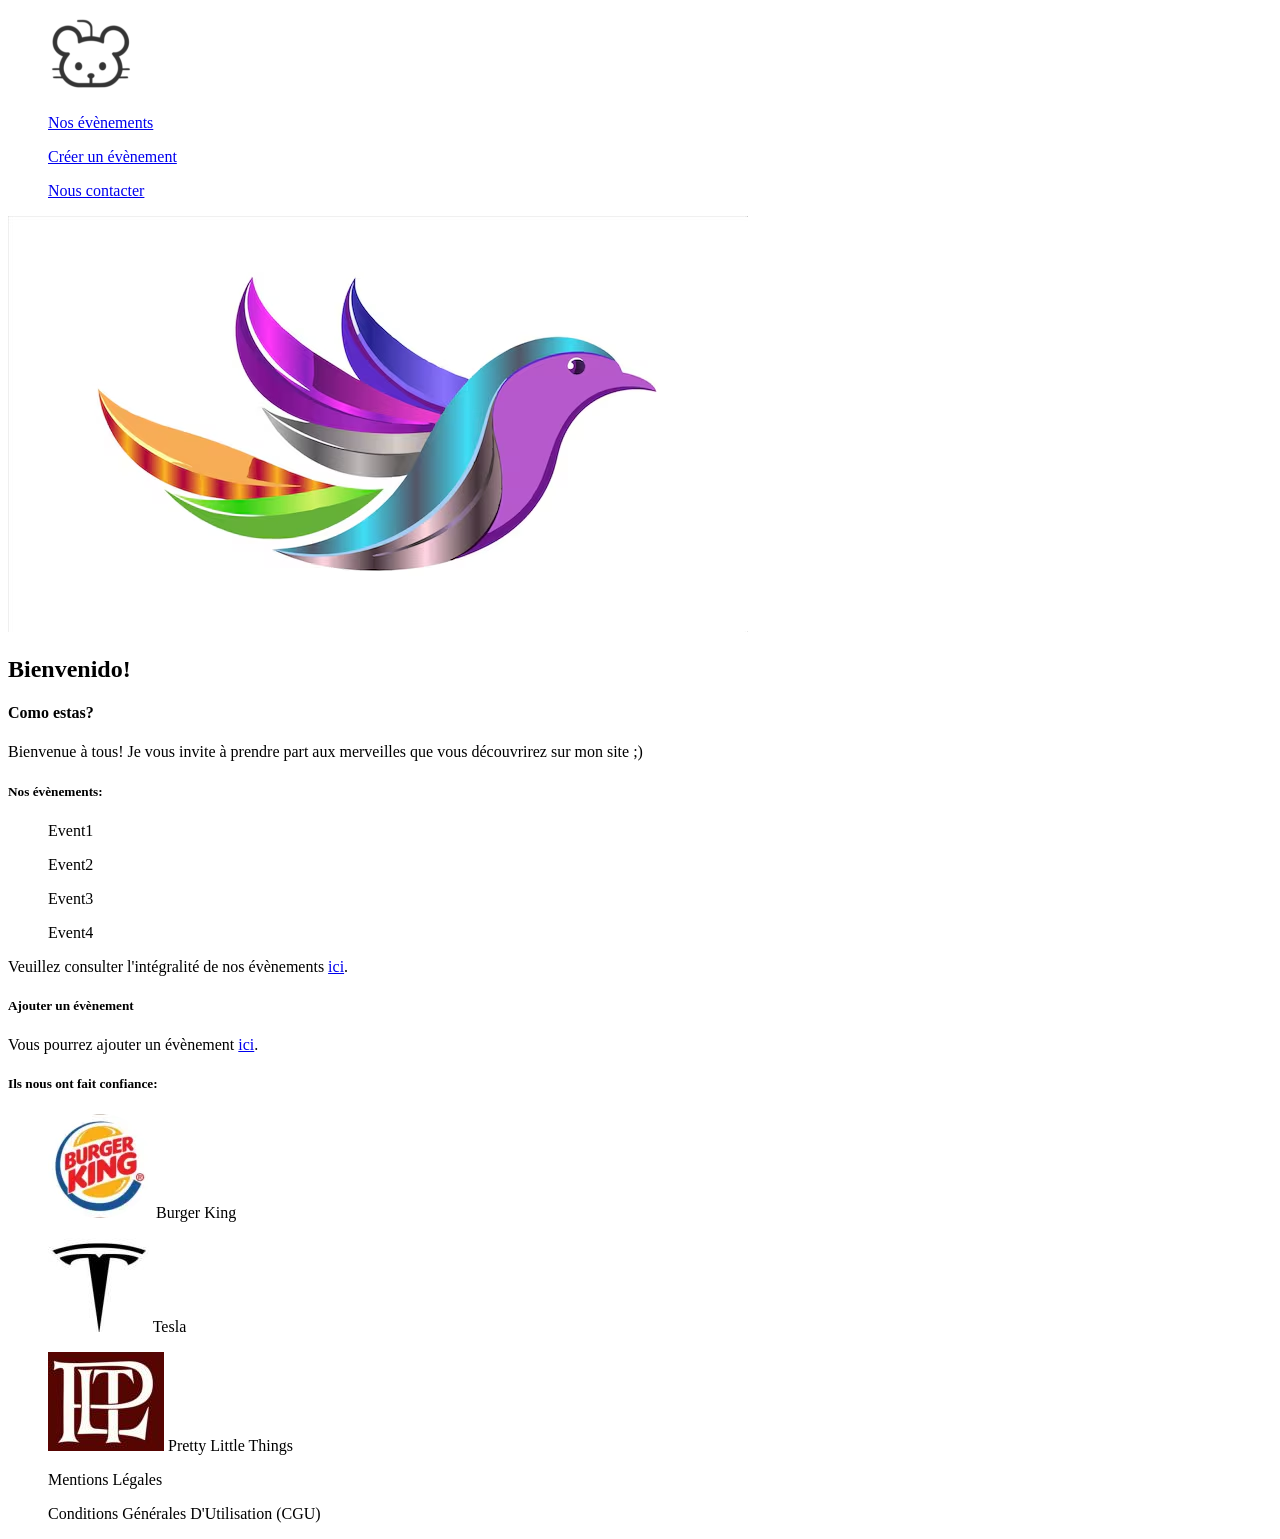
<file: index.htm>
<!DOCTYPE html>
<html lang="en">

<head>
    <meta charset="UTF-8">
    <meta name="viewport" content="width=device-width, initial-scale=1.0">
    <title>EventEarth</title>
</head>

<body>

    <header>
        <nav>
            <ul><img src="/icons/pngtree-tiny-simple-rat-logo-for-food-vector-png-image_7009798.png" alt="logo"></ul>
            <ul><a href="views/events.htm">Nos évènements</a></ul>
            <ul><a href="views/add_event.htm">Créer un évènement</a></ul>
            <ul><a href="views/contact.htm">Nous contacter</a></ul>
        </nav>
    </header>

    <main>
        <div class="img">
            <img src="icons/logo.avif" alt="Image de présentation">
        </div>

        <div class="content">
            <h2>Bienvenido!</h2>
            <h4>Como estas?</h4>
            <p>Bienvenue à tous! Je vous invite à prendre part aux merveilles que vous découvrirez sur mon site ;)</p>
        </div>

        <div class="sections">
            <section class="events">
                <h5>Nos évènements:</h5>
                <nav>
                    <ol>Event1</ol>
                    <ol>Event2</ol>
                    <ol>Event3</ol>
                    <ol>Event4</ol>
                    <p>Veuillez consulter l'intégralité de nos évènements <a href="views/events.htm">ici</a>.</p>
                </nav>
            </section>

            <section>
                <h5>Ajouter un évènement</h5>
                <p> Vous pourrez ajouter un évènement <a href="views/add_event.htm">ici</a>.</p>
            </section>

            <section>
                <h5>Ils nous ont fait confiance:</h5>
                <nav>
                    <ul>
                        <a href="https://www.burgerking.fr/"><img src="icons/burger king.webp" alt=""></a>
                        Burger King
                    </ul>
                    <ul>
                          <a href="https://www.tesla.com/fr_fr"><img src="icons/Logo-Tesla.jpg" alt=""></a>
                        Tesla
                    </ul>
                    <ul>  <a href="https://www.prettylittlething.fr/"><img src="icons/plt.jpg" alt=""></a>
                        Pretty Little Things</ul>
                    <ul></ul>
                </nav>
            </section>
        </div>

    </main>

    <footer>
        <nav>
            <ul>Mentions Légales</ul>
            <ul>Conditions Générales D'Utilisation (CGU)</ul>
        </nav>
    </footer>
</body>

</html>
</file>
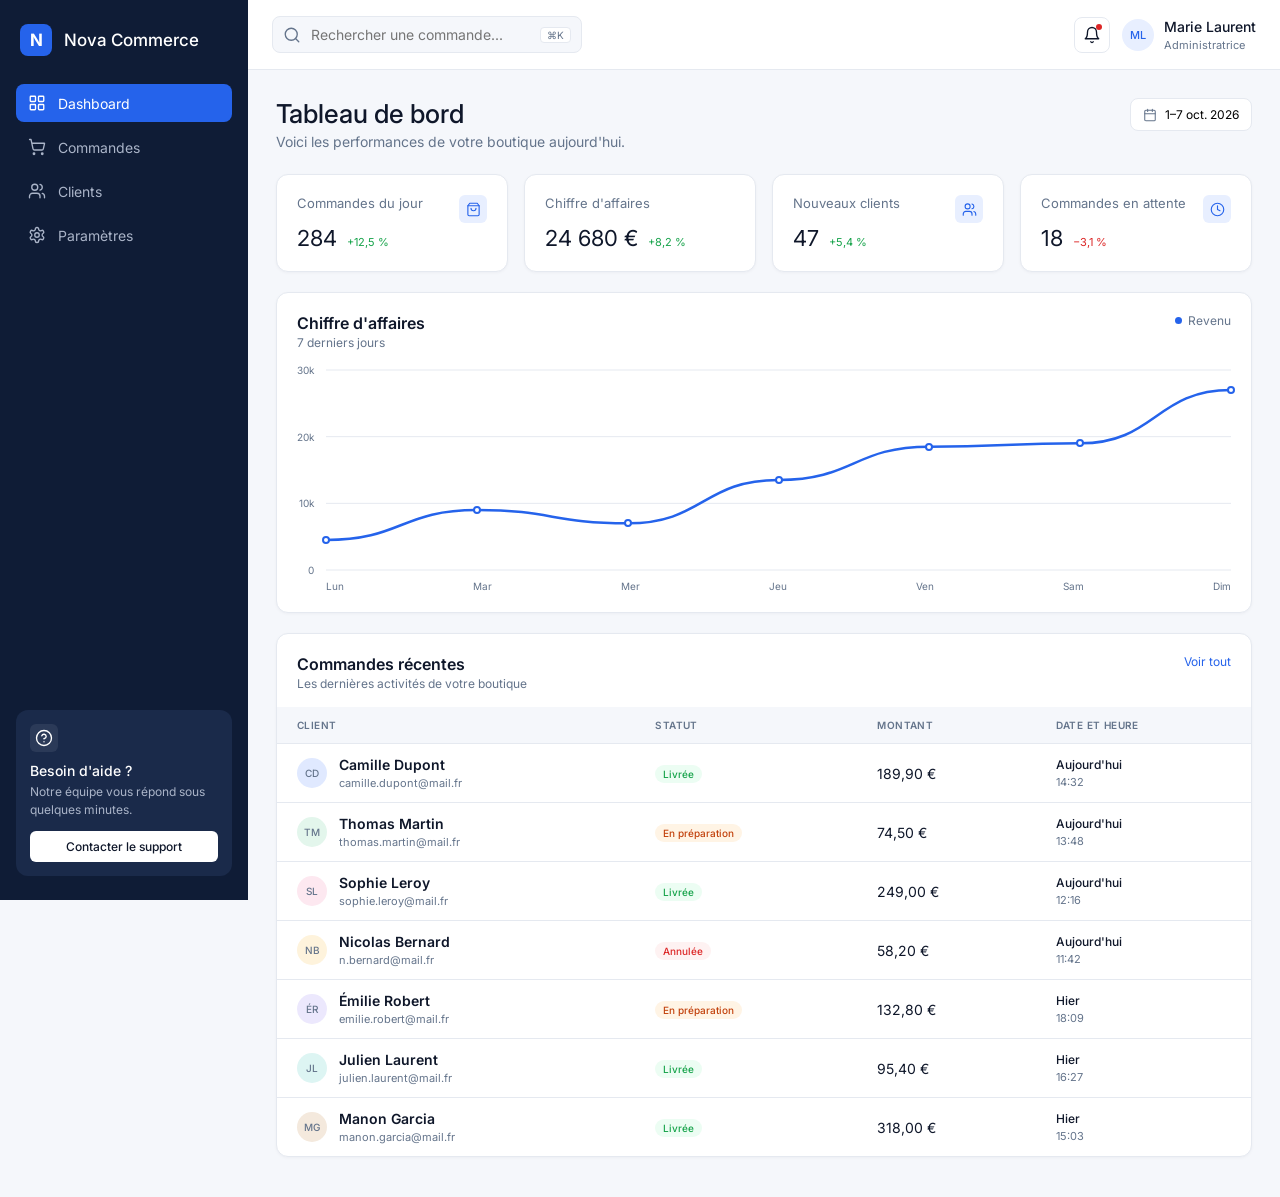
<file: nova_commerce.html>
<!DOCTYPE html>
<html lang="fr">
  <head>
    <meta charset="UTF-8" />
    <meta name="viewport" content="width=device-width, initial-scale=1.0" />
    <title>Nova Commerce - Tableau de bord</title>
    <link rel="preconnect" href="https://fonts.googleapis.com" />
    <link rel="preconnect" href="https://fonts.gstatic.com" crossorigin />
    <link
      href="https://fonts.googleapis.com/css2?family=Inter:wght@400;500;600;700&display=swap"
      rel="stylesheet"
    />
    <link rel="stylesheet" href="../css/nova_commerce.css" />
  </head>
  <body>
    <!-- Icônes SVG réutilisées avec <use> -->
    <svg class="sprite" xmlns="http://www.w3.org/2000/svg">
      <symbol id="i-dashboard" viewBox="0 0 24 24">
        <rect x="3" y="3" width="7" height="7" rx="1" />
        <rect x="14" y="3" width="7" height="7" rx="1" />
        <rect x="14" y="14" width="7" height="7" rx="1" />
        <rect x="3" y="14" width="7" height="7" rx="1" />
      </symbol>
      <symbol id="i-cart" viewBox="0 0 24 24">
        <circle cx="8" cy="21" r="1" />
        <circle cx="19" cy="21" r="1" />
        <path d="M2.05 2.05h2l2.66 12.42a2 2 0 0 0 2 1.58h9.78a2 2 0 0 0 1.95-1.57l1.65-7.43H5.12" />
      </symbol>
      <symbol id="i-users" viewBox="0 0 24 24">
        <path d="M16 21v-2a4 4 0 0 0-4-4H6a4 4 0 0 0-4 4v2" />
        <circle cx="9" cy="7" r="4" />
        <path d="M22 21v-2a4 4 0 0 0-3-3.87" />
        <path d="M16 3.13a4 4 0 0 1 0 7.75" />
      </symbol>
      <symbol id="i-settings" viewBox="0 0 24 24">
        <path d="M12.22 2h-.44a2 2 0 0 0-2 2v.18a2 2 0 0 1-1 1.73l-.43.25a2 2 0 0 1-2 0l-.15-.08a2 2 0 0 0-2.73.73l-.22.38a2 2 0 0 0 .73 2.73l.15.1a2 2 0 0 1 1 1.72v.51a2 2 0 0 1-1 1.74l-.15.09a2 2 0 0 0-.73 2.73l.22.38a2 2 0 0 0 2.73.73l.15-.08a2 2 0 0 1 2 0l.43.25a2 2 0 0 1 1 1.73V20a2 2 0 0 0 2 2h.44a2 2 0 0 0 2-2v-.18a2 2 0 0 1 1-1.73l.43-.25a2 2 0 0 1 2 0l.15.08a2 2 0 0 0 2.73-.73l.22-.39a2 2 0 0 0-.73-2.73l-.15-.08a2 2 0 0 1-1-1.74v-.5a2 2 0 0 1 1-1.74l.15-.09a2 2 0 0 0 .73-2.73l-.22-.38a2 2 0 0 0-2.73-.73l-.15.08a2 2 0 0 1-2 0l-.43-.25a2 2 0 0 1-1-1.73V4a2 2 0 0 0-2-2z" />
        <circle cx="12" cy="12" r="3" />
      </symbol>
      <symbol id="i-search" viewBox="0 0 24 24">
        <circle cx="11" cy="11" r="8" />
        <path d="m21 21-4.3-4.3" />
      </symbol>
      <symbol id="i-bell" viewBox="0 0 24 24">
        <path d="M6 8a6 6 0 0 1 12 0c0 7 3 9 3 9H3s3-2 3-9" />
        <path d="M10.3 21a1.94 1.94 0 0 0 3.4 0" />
      </symbol>
      <symbol id="i-calendar" viewBox="0 0 24 24">
        <rect x="3" y="4" width="18" height="18" rx="2" />
        <path d="M16 2v4M8 2v4M3 10h18" />
      </symbol>
      <symbol id="i-bag" viewBox="0 0 24 24">
        <path d="M6 2 3 6v14a2 2 0 0 0 2 2h14a2 2 0 0 0 2-2V6l-3-4Z" />
        <path d="M3 6h18" />
        <path d="M16 10a4 4 0 0 1-8 0" />
      </symbol>
      <symbol id="i-clock" viewBox="0 0 24 24">
        <circle cx="12" cy="12" r="10" />
        <path d="M12 6v6l4 2" />
      </symbol>
      <symbol id="i-help" viewBox="0 0 24 24">
        <circle cx="12" cy="12" r="10" />
        <path d="M9.09 9a3 3 0 0 1 5.83 1c0 2-3 3-3 3" />
        <path d="M12 17h.01" />
      </symbol>
      <symbol id="i-menu" viewBox="0 0 24 24">
        <path d="M4 6h16M4 12h16M4 18h16" />
      </symbol>
      <symbol id="i-close" viewBox="0 0 24 24">
        <path d="M18 6 6 18M6 6l12 12" />
      </symbol>
    </svg>

    <div class="layout">
      <!-- Sidebar -->
      <aside class="sidebar" id="sidebar">
        <div class="sidebar-top">
          <a href="#" class="brand">
            <span class="brand-logo">N</span>
            <span class="brand-name">Nova Commerce</span>
          </a>
          <button class="icon-btn sidebar-close" type="button" aria-label="Fermer le menu">
            <svg class="icon"><use href="#i-close" /></svg>
          </button>
        </div>

        <nav class="nav" aria-label="Navigation principale">
          <ul>
            <li>
              <a href="#" class="nav-link active" aria-current="page">
                <svg class="icon"><use href="#i-dashboard" /></svg>
                <span>Dashboard</span>
              </a>
            </li>
            <li>
              <a href="#" class="nav-link">
                <svg class="icon"><use href="#i-cart" /></svg>
                <span>Commandes</span>
              </a>
            </li>
            <li>
              <a href="#" class="nav-link">
                <svg class="icon"><use href="#i-users" /></svg>
                <span>Clients</span>
              </a>
            </li>
            <li>
              <a href="#" class="nav-link">
                <svg class="icon"><use href="#i-settings" /></svg>
                <span>Paramètres</span>
              </a>
            </li>
          </ul>
        </nav>

        <div class="help-card">
          <span class="help-icon">
            <svg class="icon"><use href="#i-help" /></svg>
          </span>
          <div class="help-text">
            <strong>Besoin d'aide ?</strong>
            <p>Notre équipe vous répond sous quelques minutes.</p>
            <a href="#" class="help-btn">Contacter le support</a>
          </div>
        </div>
      </aside>
      <div class="overlay" id="overlay"></div>

      <div class="content">
        <!-- Header -->
        <header class="header">
          <button class="icon-btn burger" type="button" aria-label="Ouvrir le menu" aria-controls="sidebar" aria-expanded="false">
            <svg class="icon"><use href="#i-menu" /></svg>
          </button>
          <span class="header-brand">Nova</span>

          <label class="search">
            <svg class="icon"><use href="#i-search" /></svg>
            <input type="search" placeholder="Rechercher une commande..." />
            <kbd>⌘K</kbd>
          </label>

          <div class="header-actions">
            <button class="icon-btn search-btn" type="button" aria-label="Rechercher">
              <svg class="icon"><use href="#i-search" /></svg>
            </button>
            <button class="icon-btn notif" type="button" aria-label="Notifications">
              <svg class="icon"><use href="#i-bell" /></svg>
            </button>
            <div class="profile">
              <span class="avatar avatar-lg">ML</span>
              <div class="profile-info">
                <strong>Marie Laurent</strong>
                <small>Administratrice</small>
              </div>
            </div>
          </div>
        </header>

        <main class="main">
          <!-- Section 1 : titre + indicateurs -->
          <section class="overview">
            <div class="page-head">
              <div>
                <h1>Tableau de bord</h1>
                <p>Voici les performances de votre boutique aujourd'hui.</p>
              </div>
              <button class="date-btn" type="button">
                <svg class="icon"><use href="#i-calendar" /></svg>
                1–7 oct. 2026
              </button>
            </div>

            <div class="stats">
              <article class="card stat-card">
                <div>
                  <h2>Commandes du jour</h2>
                  <p class="stat-value">284 <span class="trend up">+12,5 %</span></p>
                </div>
                <span class="stat-icon"><svg class="icon"><use href="#i-bag" /></svg></span>
              </article>
              <article class="card stat-card">
                <div>
                  <h2>Chiffre d'affaires</h2>
                  <p class="stat-value">24 680 € <span class="trend up">+8,2 %</span></p>
                </div>
              </article>
              <article class="card stat-card">
                <div>
                  <h2>Nouveaux clients</h2>
                  <p class="stat-value">47 <span class="trend up">+5,4 %</span></p>
                </div>
                <span class="stat-icon"><svg class="icon"><use href="#i-users" /></svg></span>
              </article>
              <article class="card stat-card">
                <div>
                  <h2>Commandes en attente</h2>
                  <p class="stat-value">18 <span class="trend down">−3,1 %</span></p>
                </div>
                <span class="stat-icon"><svg class="icon"><use href="#i-clock" /></svg></span>
              </article>
            </div>
          </section>

          <!-- Section 2 : graphique -->
          <section class="card chart-card">
            <div class="card-head">
              <div>
                <h2>Chiffre d'affaires</h2>
                <p>7 derniers jours</p>
              </div>
              <span class="legend">Revenu</span>
            </div>

            <div class="chart">
              <div class="chart-y">
                <span>30k</span>
                <span>20k</span>
                <span>10k</span>
                <span>0</span>
              </div>
              <div class="chart-plot">
                <svg viewBox="0 0 600 300" preserveAspectRatio="none" aria-hidden="true">
                  <g class="grid-lines">
                    <line x1="0" y1="0" x2="600" y2="0" />
                    <line x1="0" y1="100" x2="600" y2="100" />
                    <line x1="0" y1="200" x2="600" y2="200" />
                    <line x1="0" y1="300" x2="600" y2="300" />
                  </g>
                  <path
                    class="line"
                    d="M0 255 C50 255 50 210 100 210 C150 210 150 230 200 230 C250 230 250 165 300 165 C350 165 350 115 400 115 C450 115 450 110 500 110 C550 110 550 30 600 30"
                  />
                </svg>
                <!-- Points positionnés dans le CSS (nth-child) pour rester ronds au redimensionnement -->
                <span class="point"></span>
                <span class="point"></span>
                <span class="point"></span>
                <span class="point"></span>
                <span class="point"></span>
                <span class="point"></span>
                <span class="point"></span>
              </div>
              <div class="chart-x">
                <span>Lun</span>
                <span>Mar</span>
                <span>Mer</span>
                <span>Jeu</span>
                <span>Ven</span>
                <span>Sam</span>
                <span>Dim</span>
              </div>
            </div>
          </section>

          <!-- Section 3 : commandes récentes -->
          <section class="card orders-card">
            <div class="card-head">
              <div>
                <h2>Commandes récentes</h2>
                <p>Les dernières activités de votre boutique</p>
              </div>
              <a href="#" class="see-all">Voir tout</a>
            </div>

            <div class="table-wrap">
              <table class="orders">
                <thead>
                  <tr>
                    <th scope="col">Client</th>
                    <th scope="col">Statut</th>
                    <th scope="col">Montant</th>
                    <th scope="col" class="col-date">Date et heure</th>
                  </tr>
                </thead>
                <tbody>
                  <tr>
                    <td>
                      <div class="client">
                        <span class="avatar c-blue">CD</span>
                        <div><strong>Camille Dupont</strong><small>camille.dupont@mail.fr</small></div>
                      </div>
                    </td>
                    <td><span class="badge delivered">Livrée</span></td>
                    <td class="amount">189,90 €</td>
                    <td class="col-date"><span>Aujourd'hui</span><small>14:32</small></td>
                  </tr>
                  <tr>
                    <td>
                      <div class="client">
                        <span class="avatar c-green">TM</span>
                        <div><strong>Thomas Martin</strong><small>thomas.martin@mail.fr</small></div>
                      </div>
                    </td>
                    <td><span class="badge pending">En préparation</span></td>
                    <td class="amount">74,50 €</td>
                    <td class="col-date"><span>Aujourd'hui</span><small>13:48</small></td>
                  </tr>
                  <tr>
                    <td>
                      <div class="client">
                        <span class="avatar c-pink">SL</span>
                        <div><strong>Sophie Leroy</strong><small>sophie.leroy@mail.fr</small></div>
                      </div>
                    </td>
                    <td><span class="badge delivered">Livrée</span></td>
                    <td class="amount">249,00 €</td>
                    <td class="col-date"><span>Aujourd'hui</span><small>12:16</small></td>
                  </tr>
                  <tr>
                    <td>
                      <div class="client">
                        <span class="avatar c-yellow">NB</span>
                        <div><strong>Nicolas Bernard</strong><small>n.bernard@mail.fr</small></div>
                      </div>
                    </td>
                    <td><span class="badge cancelled">Annulée</span></td>
                    <td class="amount">58,20 €</td>
                    <td class="col-date"><span>Aujourd'hui</span><small>11:42</small></td>
                  </tr>
                  <tr>
                    <td>
                      <div class="client">
                        <span class="avatar c-purple">ÉR</span>
                        <div><strong>Émilie Robert</strong><small>emilie.robert@mail.fr</small></div>
                      </div>
                    </td>
                    <td><span class="badge pending">En préparation</span></td>
                    <td class="amount">132,80 €</td>
                    <td class="col-date"><span>Hier</span><small>18:09</small></td>
                  </tr>
                  <tr>
                    <td>
                      <div class="client">
                        <span class="avatar c-teal">JL</span>
                        <div><strong>Julien Laurent</strong><small>julien.laurent@mail.fr</small></div>
                      </div>
                    </td>
                    <td><span class="badge delivered">Livrée</span></td>
                    <td class="amount">95,40 €</td>
                    <td class="col-date"><span>Hier</span><small>16:27</small></td>
                  </tr>
                  <tr>
                    <td>
                      <div class="client">
                        <span class="avatar c-beige">MG</span>
                        <div><strong>Manon Garcia</strong><small>manon.garcia@mail.fr</small></div>
                      </div>
                    </td>
                    <td><span class="badge delivered">Livrée</span></td>
                    <td class="amount">318,00 €</td>
                    <td class="col-date"><span>Hier</span><small>15:03</small></td>
                  </tr>
                </tbody>
              </table>
            </div>
          </section>
        </main>
      </div>
    </div>

    <script src="../js/nova_commerce.js"></script>
  </body>
</html>
</file>
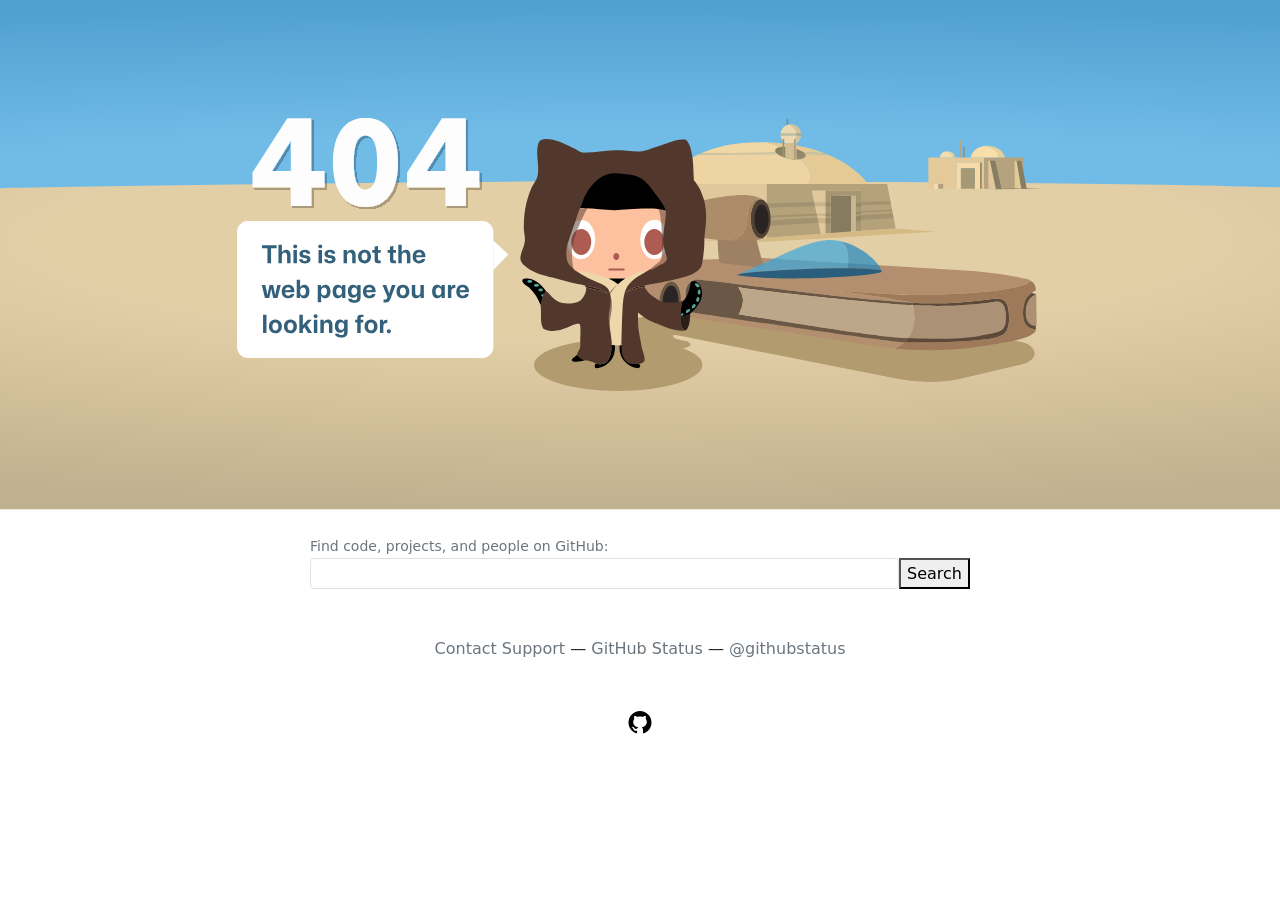
<file: page.html>
<!DOCTYPE html>
<html lang="en">

<head>
    <meta charset="UTF-8">
    <meta name="viewport" content="width=device-width, initial-scale=1.0">
    <title>Eval Diagnostic</title>
    <link rel="stylesheet" href="css/style.css">
    <link href="https://cdn.jsdelivr.net/npm/bootstrap@5.3.8/dist/css/bootstrap.min.css" rel="stylesheet"
        integrity="sha384-sRIl4kxILFvY47J16cr9ZwB07vP4J8+LH7qKQnuqkuIAvNWLzeN8tE5YBujZqJLB" crossorigin="anonymous">

</head>

<body >

    <div class="position-relative mb-3"
        style="z-index: 0; --not-found-height: clamp(clamp(240px, calc(100vw - 280px), 370px), min(56.3vw, calc(100dvh - 390px)), 529px)">
        <div class="position-absolute overflow-hidden width-full top-0 left-0 card-img-top"
            style="height: var(--not-found-height)" data-hpc="">
            <img alt="" class="position-absolute" height="415" width="940"
                style="inset: 0; z-index: 1; width: 100%; height: 100%; max-width: none; object-fit: cover; object-position: center 48%;"
                src="[data-uri]">
        </div>
        <div class="position-relative width-full mx-auto overflow-hidden"
            style="z-index: 2; max-width: 806px; clear: both; padding: 0 var(--base-size-8); height: var(--not-found-height);">
            <img alt="404 “This is not the web page you are looking for”" class="d-block width-full" width="806"
                height="275" style="height: auto; position: relative; top: 50%; transform: translateY(-50%);"
                src="[data-uri]">
        </div>

        <div class=" container mt-4 px-5">
            <form role="search" data-turbo="false" action="/search" accept-charset="UTF-8" method="get"
                class="mx-5 px-5">
                <label for="not-found-search" class="d-block text-normal color-fg-muted mx-5 f4 px-5"><small
                        class="text-secondary">Find code,
                        projects, and people on GitHub: </small></label>
                <div class="d-flex flex-items-center mx-5 px-5">
                    <input type="text" name="q" id="not-found-search" class="flex-auto form-control form-control-sm">
                    <button type="button" data-view-component="true" class=" bordered-none">Search</button>
                </div>
            </form>

            <div class="m-5 color-fg-muted text-center">
                <a href="https://support.github.com?tags=dotcom-404"
                    class="Link--secondary text-decoration-none text-secondary">Contact Support</a> —
                <a href="https://githubstatus.com" class="Link--secondary text-decoration-none text-secondary">GitHub
                    Status</a> —
                <a href="https://x.com/githubstatus"
                    class="Link--secondary text-decoration-none text-secondary">@githubstatus</a>
            </div>

            <div class="text-center">
                <svg aria-hidden="true" data-component="Octicon" height="24" viewBox="0 0 24 24" version="1.1"
                    width="24" data-view-component="true" class="octicon octicon-mark-github">
                    <path
                        d="M10.226 17.284c-2.965-.36-5.054-2.493-5.054-5.256 0-1.123.404-2.336 1.078-3.144-.292-.741-.247-2.314.09-2.965.898-.112 2.111.36 2.83 1.01.853-.269 1.752-.404 2.853-.404 1.1 0 1.999.135 2.807.382.696-.629 1.932-1.1 2.83-.988.315.606.36 2.179.067 2.942.72.854 1.101 2 1.101 3.167 0 2.763-2.089 4.852-5.098 5.234.763.494 1.28 1.572 1.28 2.807v2.336c0 .674.561 1.056 1.235.786 4.066-1.55 7.255-5.615 7.255-10.646C23.5 6.188 18.334 1 11.978 1 5.62 1 .5 6.188.5 12.545c0 4.986 3.167 9.12 7.435 10.669.606.225 1.19-.18 1.19-.786V20.63a2.9 2.9 0 0 1-1.078.224c-1.483 0-2.359-.808-2.987-2.313-.247-.607-.517-.966-1.034-1.033-.27-.023-.359-.135-.359-.27 0-.27.45-.471.898-.471.652 0 1.213.404 1.797 1.235.45.651.921.943 1.483.943.561 0 .92-.202 1.437-.719.382-.381.674-.718.944-.943">
                    </path>
                </svg>
            </div>

        </div>

    </div>
    </div>

    <script src="https://cdn.jsdelivr.net/npm/bootstrap@5.3.8/dist/js/bootstrap.bundle.min.js"
        integrity="sha384-FKyoEForCGlyvwx9Hj09JcYn3nv7wiPVlz7YYwJrWVcXK/BmnVDxM+D2scQbITxI"
        crossorigin="anonymous"></script>
</body>

</html>
</file>
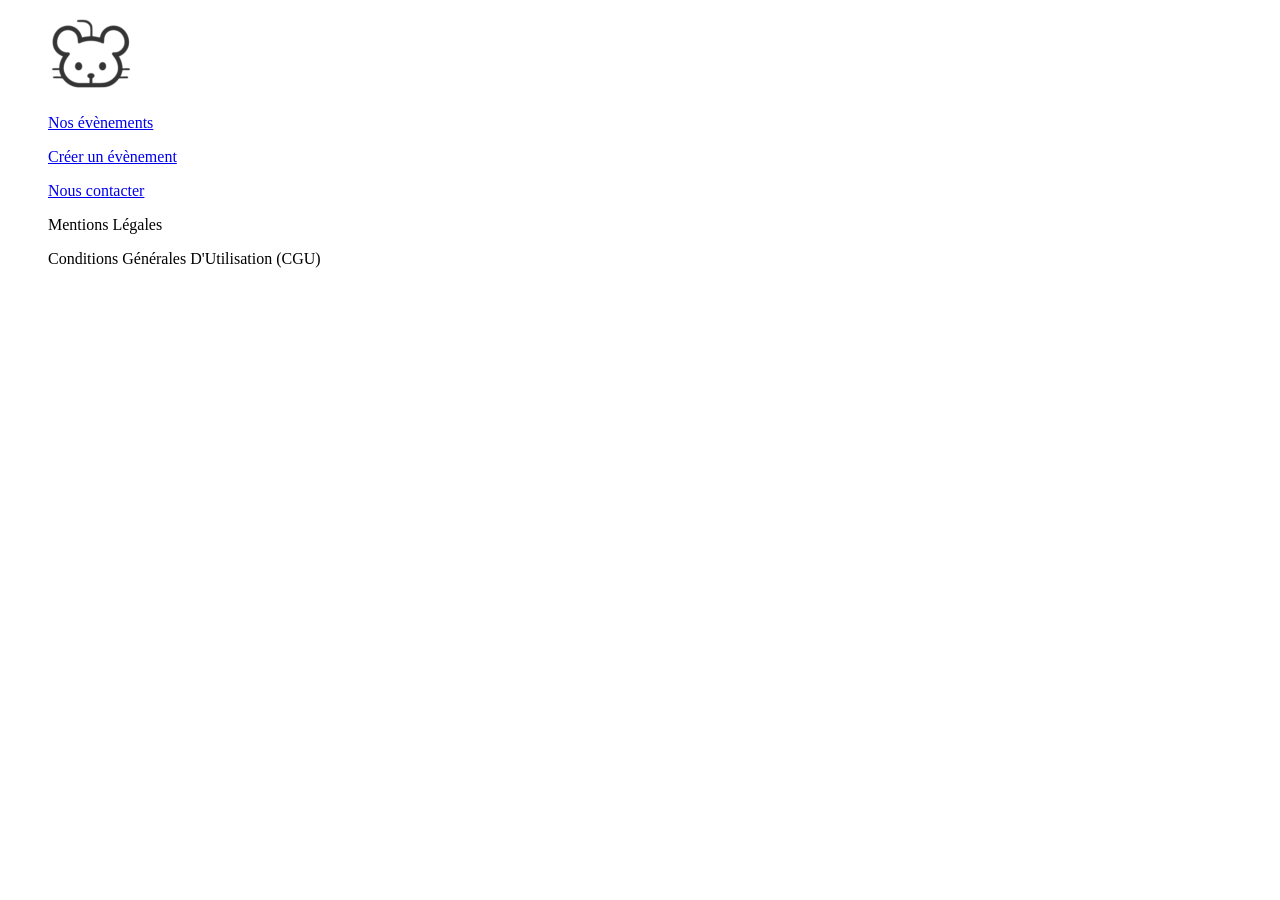
<file: views/add_event.htm>
<!DOCTYPE html>
<html lang="en">
<head>
    <meta charset="UTF-8">
    <meta name="viewport" content="width=device-width, initial-scale=1.0">
    <title>Document</title>
</head>
<body>
    <header>
    <nav>
        <ul><img src="/icons/pngtree-tiny-simple-rat-logo-for-food-vector-png-image_7009798.png" alt="logo"></ul>
        <ul><a href="views/events.htm">Nos évènements</a></ul>
        <ul><a href="views/add_event.htm">Créer un évènement</a></ul>
        <ul><a href="views/contact.htm">Nous contacter</a></ul>
    </nav>
</header>

<footer>
    <nav>
        <ul>Mentions Légales</ul>
        <ul>Conditions Générales D'Utilisation (CGU)</ul>
    </nav>
</footer>
</body>
</html>
</file>
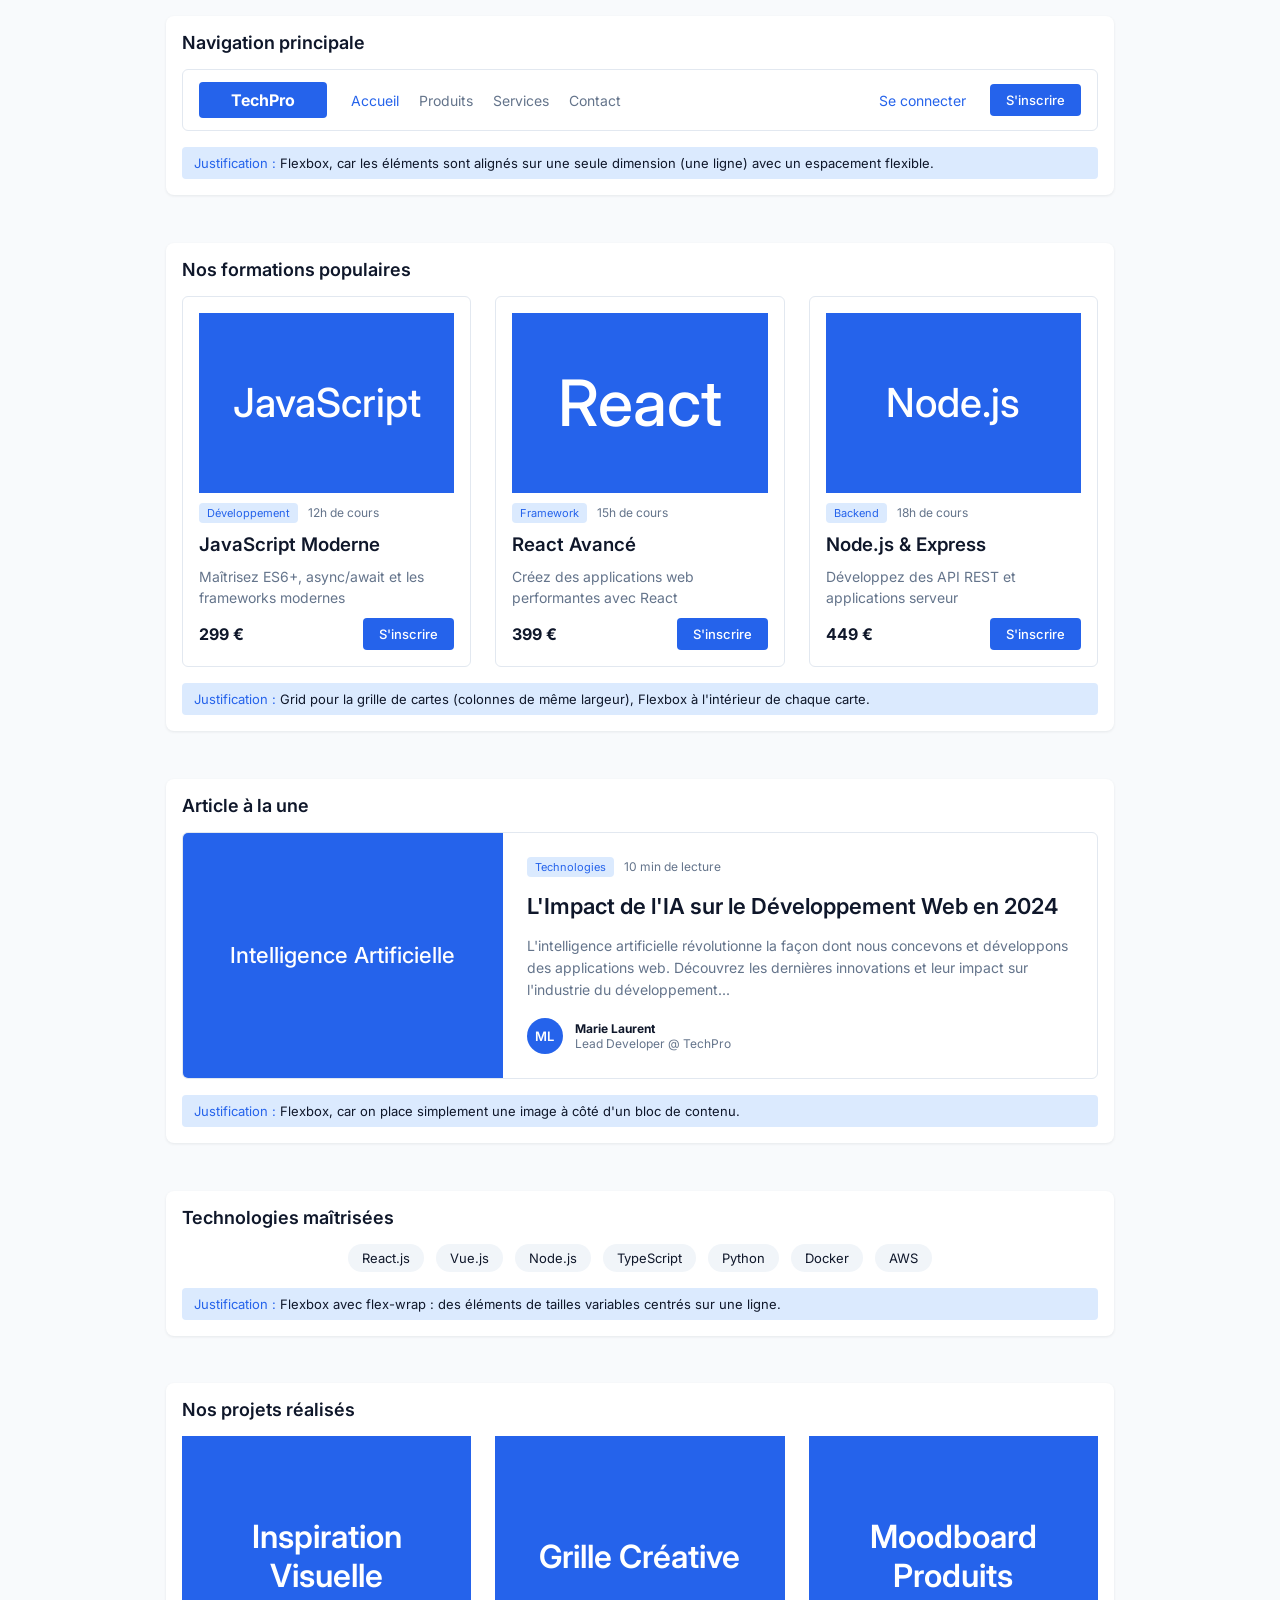
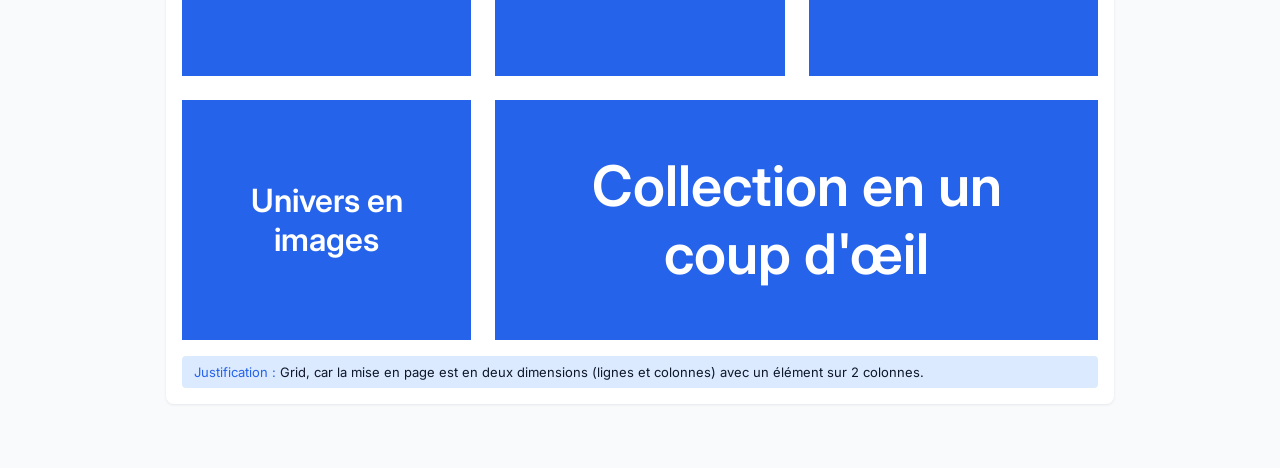
<file: views/exo_css.html>
<!DOCTYPE html>
<html lang="fr">
  <head>
    <meta charset="UTF-8" />
    <meta name="viewport" content="width=device-width, initial-scale=1.0" />
    <title>Atelier Grid vs Flexbox</title>
    <link rel="stylesheet" href="../css/exo_css.css" />
  </head>
  <body>
    <main>
      <!-- Section 1 : Navigation principale -->
      <section class="section-navbar">
        <h2>Navigation principale</h2>
        <nav class="navbar">
          <a href="#" class="logo">TechPro</a>
          <!-- Menu burger en CSS pur (case à cocher cachée) -->
          <input type="checkbox" id="burger-toggle" class="burger-toggle" />
          <label for="burger-toggle" class="burger" aria-label="Ouvrir le menu">
            <span></span>
            <span></span>
            <span></span>
          </label>
          <ul class="nav-links">
            <li><a href="#" class="active">Accueil</a></li>
            <li><a href="#">Produits</a></li>
            <li><a href="#">Services</a></li>
            <li><a href="#">Contact</a></li>
          </ul>
          <div class="nav-actions">
            <a href="#" class="link-login">Se connecter</a>
            <a href="#" class="btn">S'inscrire</a>
          </div>
        </nav>
        <p class="justification">
          <span>Justification :</span> Flexbox, car les éléments sont alignés
          sur une seule dimension (une ligne) avec un espacement flexible.
        </p>
      </section>

      <!-- Section 2 : Nos formations populaires -->
      <section class="section-formations">
        <h2>Nos formations populaires</h2>
        <div class="cards">
          <article class="card">
            <div class="card-img">JavaScript</div>
            <div class="card-meta">
              <span class="badge">Développement</span>
              <span>12h de cours</span>
            </div>
            <h3>JavaScript Moderne</h3>
            <p>Maîtrisez ES6+, async/await et les frameworks modernes</p>
            <div class="card-footer">
              <strong>299 €</strong>
              <a href="#" class="btn">S'inscrire</a>
            </div>
          </article>
          <article class="card">
            <div class="card-img card-img-xl">React</div>
            <div class="card-meta">
              <span class="badge">Framework</span>
              <span>15h de cours</span>
            </div>
            <h3>React Avancé</h3>
            <p>Créez des applications web performantes avec React</p>
            <div class="card-footer">
              <strong>399 €</strong>
              <a href="#" class="btn">S'inscrire</a>
            </div>
          </article>
          <article class="card">
            <div class="card-img">Node.js</div>
            <div class="card-meta">
              <span class="badge">Backend</span>
              <span>18h de cours</span>
            </div>
            <h3>Node.js &amp; Express</h3>
            <p>Développez des API REST et applications serveur</p>
            <div class="card-footer">
              <strong>449 €</strong>
              <a href="#" class="btn">S'inscrire</a>
            </div>
          </article>
        </div>
        <p class="justification">
          <span>Justification :</span> Grid pour la grille de cartes (colonnes
          de même largeur), Flexbox à l'intérieur de chaque carte.
        </p>
      </section>

      <!-- Section 3 : Article à la une -->
      <section class="section-article">
        <h2>Article à la une</h2>
        <article class="article">
          <div class="article-img">Intelligence Artificielle</div>
          <div class="article-content">
            <div class="card-meta">
              <span class="badge">Technologies</span>
              <span>10 min de lecture</span>
            </div>
            <h3>L'Impact de l'IA sur le Développement Web en 2024</h3>
            <p>
              L'intelligence artificielle révolutionne la façon dont nous
              concevons et développons des applications web. Découvrez les
              dernières innovations et leur impact sur l'industrie du
              développement...
            </p>
            <div class="author">
              <span class="avatar">ML</span>
              <div>
                <strong>Marie Laurent</strong>
                <small>Lead Developer @ TechPro</small>
              </div>
            </div>
          </div>
        </article>
        <p class="justification">
          <span>Justification :</span> Flexbox, car on place simplement une
          image à côté d'un bloc de contenu.
        </p>
      </section>

      <!-- Section 4 : Technologies maîtrisées -->
      <section class="section-technos">
        <h2>Technologies maîtrisées</h2>
        <ul class="tags">
          <li>React.js</li>
          <li>Vue.js</li>
          <li>Node.js</li>
          <li>TypeScript</li>
          <li>Python</li>
          <li>Docker</li>
          <li>AWS</li>
        </ul>
        <p class="justification">
          <span>Justification :</span> Flexbox avec flex-wrap : des éléments de
          tailles variables centrés sur une ligne.
        </p>
      </section>

      <!-- Section 5 : Nos projets réalisés -->
      <section class="section-projets">
        <h2>Nos projets réalisés</h2>
        <div class="projets">
          <div class="projet">Inspiration Visuelle</div>
          <div class="projet">Grille Créative</div>
          <div class="projet">Moodboard Produits</div>
          <div class="projet">Univers en images</div>
          <div class="projet projet-large">Collection en un coup d'œil</div>
        </div>
        <p class="justification">
          <span>Justification :</span> Grid, car la mise en page est en deux
          dimensions (lignes et colonnes) avec un élément sur 2 colonnes.
        </p>
      </section>
    </main>
  </body>
</html>
</file>
<file: css/nova_commerce.css>
/* ===== Variables ===== */
:root {
  --sidebar-bg: #0f1c36;
  --sidebar-card: #1a2a4a;
  --sidebar-text: #aab4c8;
  --primary: #2563eb;
  --primary-soft: #e8efff;
  --bg: #f5f7fb;
  --surface: #ffffff;
  --border: #e5e9f0;
  --text: #0f172a;
  --muted: #64748b;
  --green: #16a34a;
  --green-soft: #ecfdf3;
  --orange: #c2410c;
  --orange-soft: #fff4e5;
  --red: #dc2626;
  --red-soft: #fef2f2;
  --radius: 12px;
  --sidebar-w: 248px;
}

/* ===== Base ===== */
*,
*::before,
*::after {
  box-sizing: border-box;
}

body {
  margin: 0;
  font-family: "Inter", system-ui, sans-serif;
  font-size: 14px;
  color: var(--text);
  background: var(--bg);
}

h1,
h2,
p {
  margin: 0;
}

a {
  color: inherit;
  text-decoration: none;
}

ul {
  list-style: none;
  margin: 0;
  padding: 0;
}

button {
  font: inherit;
  cursor: pointer;
}

.sprite {
  display: none;
}

.icon {
  width: 18px;
  height: 18px;
  flex-shrink: 0;
  fill: none;
  stroke: currentColor;
  stroke-width: 1.8;
  stroke-linecap: round;
  stroke-linejoin: round;
}

.icon-btn {
  display: inline-grid;
  place-items: center;
  width: 36px;
  height: 36px;
  padding: 0;
  border: 1px solid var(--border);
  border-radius: 8px;
  background: var(--surface);
  color: var(--text);
}

.card {
  background: var(--surface);
  border: 1px solid var(--border);
  border-radius: var(--radius);
  box-shadow: 0 1px 3px rgba(15, 23, 42, 0.04);
}

/* ===== Mise en page globale : Grid (2 colonnes) ===== */
.layout {
  display: grid;
  grid-template-columns: var(--sidebar-w) 1fr;
  min-height: 100vh;
}

.content {
  min-width: 0; /* évite que le tableau élargisse la colonne */
}

/* ===== Sidebar : Flexbox vertical ===== */
.sidebar {
  position: sticky;
  top: 0;
  height: 100vh;
  display: flex;
  flex-direction: column;
  gap: 28px;
  padding: 24px 16px;
  background: var(--sidebar-bg);
  color: var(--sidebar-text);
}

.sidebar-top {
  display: flex;
  align-items: center;
  justify-content: space-between;
}

.brand {
  display: flex;
  align-items: center;
  gap: 12px;
  padding: 0 4px;
  color: #fff;
  font-size: 17px;
  font-weight: 500;
}

.brand-logo {
  display: grid;
  place-items: center;
  width: 32px;
  height: 32px;
  border-radius: 8px;
  background: var(--primary);
  font-weight: 700;
}

.sidebar-close {
  display: none;
}

.nav ul {
  display: flex;
  flex-direction: column;
  gap: 6px;
}

.nav-link {
  display: flex;
  align-items: center;
  gap: 12px;
  padding: 10px 12px;
  border-radius: 8px;
  transition: background 0.2s, color 0.2s;
}

.nav-link:hover {
  background: rgba(255, 255, 255, 0.06);
  color: #fff;
}

.nav-link.active {
  background: var(--primary);
  color: #fff;
}

.help-card {
  margin-top: auto; /* pousse la carte en bas */
  display: flex;
  flex-direction: column;
  gap: 10px;
  padding: 14px;
  border-radius: var(--radius);
  background: var(--sidebar-card);
}

.help-icon {
  display: grid;
  place-items: center;
  width: 28px;
  height: 28px;
  border-radius: 6px;
  background: rgba(255, 255, 255, 0.08);
  color: #fff;
}

.help-text strong {
  display: block;
  color: #fff;
  font-weight: 500;
}

.help-text p {
  margin: 4px 0 12px;
  font-size: 12px;
  line-height: 1.5;
}

.help-btn {
  display: block;
  padding: 8px;
  border-radius: 6px;
  background: #fff;
  color: var(--text);
  text-align: center;
  font-size: 12px;
  font-weight: 500;
}

.overlay {
  display: none;
}

/* ===== Header : Flexbox horizontal ===== */
.header {
  display: flex;
  align-items: center;
  gap: 16px;
  padding: 16px 24px;
  background: var(--surface);
  border-bottom: 1px solid var(--border);
}

.burger,
.header-brand,
.search-btn {
  display: none;
}

.search {
  display: flex;
  align-items: center;
  gap: 8px;
  width: 100%;
  max-width: 310px;
  padding: 8px 10px;
  border: 1px solid var(--border);
  border-radius: 8px;
  background: var(--bg);
  color: var(--muted);
}

.search input {
  flex: 1;
  min-width: 0;
  border: 0;
  outline: 0;
  background: transparent;
  font: inherit;
  color: var(--text);
}

.search:focus-within {
  border-color: var(--primary);
}

kbd {
  padding: 1px 6px;
  border: 1px solid var(--border);
  border-radius: 4px;
  background: var(--surface);
  font-family: inherit;
  font-size: 10px;
}

.header-actions {
  margin-left: auto;
  display: flex;
  align-items: center;
  gap: 12px;
}

.notif {
  position: relative;
}

.notif::after {
  content: "";
  position: absolute;
  top: 6px;
  right: 7px;
  width: 6px;
  height: 6px;
  border-radius: 50%;
  background: var(--red);
}

.profile {
  display: flex;
  align-items: center;
  gap: 10px;
}

.profile-info strong {
  display: block;
  font-weight: 500;
}

.profile-info small {
  color: var(--muted);
  font-size: 11px;
}

.avatar {
  display: grid;
  place-items: center;
  width: 30px;
  height: 30px;
  border-radius: 50%;
  background: var(--primary-soft);
  color: var(--muted);
  font-size: 10px;
  font-weight: 500;
}

.avatar-lg {
  width: 32px;
  height: 32px;
  font-size: 11px;
  color: var(--primary);
}

/* ===== Contenu principal : Flexbox vertical ===== */
.main {
  display: flex;
  flex-direction: column;
  gap: 20px;
  padding: 28px 28px 40px;
}

.overview {
  display: flex;
  flex-direction: column;
  gap: 24px;
}

.page-head {
  display: flex;
  justify-content: space-between;
  align-items: flex-start;
  gap: 16px;
}

.page-head h1 {
  font-size: 26px;
  font-weight: 500;
}

.page-head p {
  margin-top: 4px;
  color: var(--muted);
}

.date-btn {
  display: flex;
  align-items: center;
  gap: 8px;
  padding: 8px 12px;
  border: 1px solid var(--border);
  border-radius: 8px;
  background: var(--surface);
  font-size: 12px;
  white-space: nowrap;
}

.date-btn .icon {
  width: 14px;
  height: 14px;
  color: var(--muted);
}

/* ===== Cartes indicateurs : Grid (4 → 2 → 1 colonnes) ===== */
.stats {
  display: grid;
  grid-template-columns: repeat(4, 1fr);
  gap: 16px;
}

.stat-card {
  display: flex;
  justify-content: space-between;
  align-items: flex-start;
  gap: 12px;
  padding: 20px;
}

.stat-card h2 {
  font-size: 13px;
  font-weight: 400;
  color: var(--muted);
}

.stat-value {
  margin-top: 14px;
  font-size: 22px;
}

.trend {
  margin-left: 4px;
  font-size: 11px;
}

.trend.up {
  color: var(--green);
}

.trend.down {
  color: var(--red);
}

.stat-icon {
  display: grid;
  place-items: center;
  width: 28px;
  height: 28px;
  border-radius: 6px;
  background: var(--primary-soft);
  color: var(--primary);
}

.stat-icon .icon {
  width: 15px;
  height: 15px;
}

/* ===== En-tête de carte (graphique + tableau) ===== */
.card-head {
  display: flex;
  justify-content: space-between;
  align-items: flex-start;
  gap: 12px;
  padding: 20px 20px 0;
}

.card-head h2 {
  font-size: 16px;
  font-weight: 600;
}

.card-head p {
  margin-top: 2px;
  font-size: 12px;
  color: var(--muted);
}

.legend {
  display: flex;
  align-items: center;
  gap: 6px;
  font-size: 12px;
  color: var(--muted);
}

.legend::before {
  content: "";
  width: 7px;
  height: 7px;
  border-radius: 50%;
  background: var(--primary);
}

.see-all {
  color: var(--primary);
  font-size: 12px;
  white-space: nowrap;
}

/* ===== Graphique : Grid (axe Y | zone de tracé / axe X) ===== */
.chart-card {
  padding-bottom: 20px;
}

.chart {
  display: grid;
  grid-template-columns: auto 1fr;
  grid-template-rows: 200px auto;
  column-gap: 12px;
  row-gap: 10px;
  padding: 20px 20px 0;
}

.chart-y {
  display: flex;
  flex-direction: column;
  justify-content: space-between;
  text-align: right;
  font-size: 10px;
  color: var(--muted);
}

/* chaque libellé est centré sur sa ligne de grille */
.chart-y span {
  height: 0;
  display: flex;
  align-items: center;
  justify-content: flex-end;
}

.chart-plot {
  position: relative;
}

.chart-plot svg {
  display: block;
  width: 100%;
  height: 100%;
  overflow: visible;
}

.grid-lines line {
  stroke: var(--border);
  stroke-width: 1;
  vector-effect: non-scaling-stroke;
}

.line {
  fill: none;
  stroke: var(--primary);
  stroke-width: 2.5;
  stroke-linecap: round;
  vector-effect: non-scaling-stroke;
}

.point {
  position: absolute;
  width: 8px;
  height: 8px;
  border: 2px solid var(--primary);
  border-radius: 50%;
  background: var(--surface);
  transform: translate(-50%, -50%);
}

/* positions en % : x = jour / 6, y = 1 - valeur / 30k */
.point:nth-of-type(1) { left: 0%; top: 85%; }
.point:nth-of-type(2) { left: 16.66%; top: 70%; }
.point:nth-of-type(3) { left: 33.33%; top: 76.66%; }
.point:nth-of-type(4) { left: 50%; top: 55%; }
.point:nth-of-type(5) { left: 66.66%; top: 38.33%; }
.point:nth-of-type(6) { left: 83.33%; top: 36.66%; }
.point:nth-of-type(7) { left: 100%; top: 10%; }

.chart-x {
  grid-column: 2;
  display: flex;
  justify-content: space-between;
  font-size: 10px;
  color: var(--muted);
}

/* ===== Tableau ===== */
.orders-card {
  overflow: hidden;
}

.table-wrap {
  margin-top: 16px;
  overflow-x: auto;
}

.orders {
  width: 100%;
  border-collapse: collapse;
}

.orders th {
  padding: 12px 20px;
  background: var(--bg);
  text-align: left;
  font-size: 10px;
  font-weight: 600;
  letter-spacing: 0.04em;
  text-transform: uppercase;
  color: var(--muted);
  white-space: nowrap;
}

.orders td {
  padding: 12px 20px;
  border-top: 1px solid var(--border);
  vertical-align: middle;
}

.client {
  display: flex;
  align-items: center;
  gap: 12px;
}

.client strong,
.col-date span {
  display: block;
  font-weight: 500;
  white-space: nowrap;
}

.client strong {
  font-weight: 600;
}

.client small,
.col-date small {
  font-size: 11px;
  color: var(--muted);
}

.col-date span {
  font-size: 12px;
}

.amount {
  white-space: nowrap;
}

.badge {
  display: inline-block;
  padding: 3px 8px;
  border-radius: 999px;
  font-size: 10px;
  font-weight: 500;
  white-space: nowrap;
}

.badge.delivered {
  background: var(--green-soft);
  color: var(--green);
}

.badge.pending {
  background: var(--orange-soft);
  color: var(--orange);
}

.badge.cancelled {
  background: var(--red-soft);
  color: var(--red);
}

.c-blue { background: #e0e9ff; }
.c-green { background: #e3f6ec; }
.c-pink { background: #fde8f0; }
.c-yellow { background: #fef3dc; }
.c-purple { background: #ece8fd; }
.c-teal { background: #ddf5f3; }
.c-beige { background: #f4e9dd; }

/* ===== Tablette ===== */
@media (min-width: 641px) and (max-width: 1024px) {
  :root {
    --sidebar-w: 72px;
  }

  .sidebar {
    align-items: center;
    padding: 20px 12px;
  }

  .brand-name,
  .nav-link span,
  .help-text,
  .profile-info {
    display: none;
  }

  .nav-link {
    justify-content: center;
    width: 40px;
    height: 40px;
    padding: 0;
  }

  .help-card {
    padding: 0;
    background: transparent;
  }

  .help-icon {
    width: 40px;
    height: 40px;
    border-radius: 8px;
    background: var(--sidebar-card);
  }

  .stats {
    grid-template-columns: repeat(2, 1fr);
  }

  .main {
    padding: 24px 20px 32px;
  }
}

/* ===== Mobile ===== */
@media (max-width: 640px) {
  .layout {
    grid-template-columns: 1fr;
  }

  /* la sidebar devient un menu coulissant */
  .sidebar {
    position: fixed;
    inset: 0 auto 0 0;
    z-index: 20;
    width: min(280px, 85vw);
    transform: translateX(-100%);
    visibility: hidden; /* liens non focusables au clavier quand le menu est fermé */
    transition: transform 0.25s ease, visibility 0.25s;
  }

  .sidebar-close {
    display: inline-grid;
    border-color: transparent;
    background: transparent;
    color: #fff;
  }

  .overlay {
    position: fixed;
    inset: 0;
    z-index: 10;
    background: rgba(15, 23, 42, 0.45);
  }

  body.menu-open .sidebar {
    transform: translateX(0);
    visibility: visible;
  }

  body.menu-open .overlay {
    display: block;
  }

  body.menu-open {
    overflow: hidden;
  }

  .header {
    position: sticky;
    top: 0;
    z-index: 5;
    gap: 10px;
    padding: 12px 16px;
  }

  .burger {
    display: inline-grid;
    border-color: transparent;
  }

  .header-brand {
    display: block;
    font-size: 17px;
    font-weight: 500;
  }

  .search,
  .profile-info,
  .date-btn {
    display: none;
  }

  .search-btn {
    display: inline-grid;
    border-color: transparent;
  }

  .header-actions {
    gap: 8px;
  }

  .main {
    padding: 20px 16px 32px;
  }

  .page-head h1 {
    font-size: 22px;
  }

  .page-head p {
    font-size: 12px;
  }

  .stats {
    grid-template-columns: 1fr;
  }

  .card-head {
    padding: 16px 16px 0;
  }

  .chart {
    grid-template-rows: 110px auto;
    padding: 16px 16px 0;
  }

  /* un jour sur deux : Lun, Mer, Ven, Dim */
  .chart-x span:nth-child(even) {
    display: none;
  }

  .orders th,
  .orders td {
    padding: 12px 10px;
  }

  .orders th:first-child,
  .orders td:first-child {
    padding-left: 16px;
  }

  /* la colonne date étant masquée, le montant devient la dernière colonne */
  .orders th:nth-child(3),
  .orders td:nth-child(3) {
    padding-right: 16px;
  }

  .client {
    gap: 8px;
  }

  .col-date,
  .client small {
    display: none;
  }

  .orders th:nth-child(3),
  .amount {
    text-align: right;
  }

  .client .avatar {
    width: 26px;
    height: 26px;
    font-size: 9px;
  }

  .client strong {
    font-size: 12px;
    white-space: normal;
  }
}
</file>
<file: css/style.css>
body{
background-color: rgb(224, 216, 216);
}
</file>
<file: css/exo_css.css>
/* ------------------------------------ */
/* 🌐 Feuille de style de l'atelier CSS : Choisir entre Grid ou Flexbox */
/* ------------------------------------ */

/* Importation de la police d'écriture */
@import url("https://fonts.googleapis.com/css2?family=Inter:ital,opsz,wght@0,14..32,100..900;1,14..32,100..900&display=swap");

* {
  box-sizing: border-box;
  margin: 0;
  padding: 0;
}

main {
  max-width: 1280px;
  margin: 0 auto;
  padding-left: 16px;
  padding-right: 16px;
}

body {
  font-family: "Inter", sans-serif;
  background: #f8fafc;
  color: #64748b;
}

section {
  margin-bottom: 47.8px;
  margin-left: 150px;
  margin-right: 150px;
}

/* À vous d'ajouter les sélecteurs et propriétés nécessaires
   pour chaque section de la maquette */

/* =====================================================
   MOBILE FIRST : les styles de base ciblent le mobile,
   les media queries (min-width) enrichissent pour les
   écrans plus grands.
   ===================================================== */

/* ---------- Commun ---------- */
body {
  padding: 12px 0;
}

a {
  text-decoration: none;
  color: inherit;
}

ul {
  list-style: none;
}

section {
  background: #fff;
  border-radius: 8px;
  padding: 12px;
  margin-bottom: 24px;
  box-shadow: 0 1px 3px rgba(15, 23, 42, 0.08);
}

section h2 {
  color: #0f172a;
  font-size: 16px;
  font-weight: 600;
  margin-bottom: 12px;
}

h3 {
  color: #0f172a;
  font-weight: 600;
}

.btn {
  display: inline-block;
  background: #2563eb;
  color: #fff;
  padding: 8px 16px;
  border-radius: 4px;
  font-size: 13px;
  font-weight: 500;
  text-align: center;
}

.justification {
  margin-top: 12px;
  background: #dbeafe;
  color: #0f172a;
  padding: 8px 12px;
  border-radius: 4px;
  font-size: 13px;
}

.justification span {
  color: #2563eb;
}

.badge {
  background: #dbeafe;
  color: #2563eb;
  padding: 3px 8px;
  border-radius: 4px;
  font-size: 11px;
}

/* ---------- Section 1 : Navbar (Flexbox) ---------- */
.navbar {
  display: flex;
  flex-wrap: wrap;
  align-items: center;
  justify-content: space-between;
  gap: 12px;
  padding: 10px 12px;
  border: 1px solid #e2e8f0;
  border-radius: 6px;
}

.logo {
  background: #2563eb;
  color: #fff;
  font-weight: 700;
  padding: 6px 24px;
  border-radius: 4px;
  margin: 0 auto; /* logo centré sur mobile */
}

/* Burger : visible uniquement sur mobile */
.burger-toggle {
  display: none;
}

.burger {
  display: flex;
  flex-direction: column;
  gap: 4px;
  cursor: pointer;
  padding: 4px;
}

.burger span {
  width: 20px;
  height: 2px;
  background: #0f172a;
  border-radius: 2px;
}

/* Liens et actions cachés par défaut sur mobile */
.nav-links,
.nav-actions {
  display: none;
  flex-direction: column;
  gap: 12px;
  width: 100%;
  font-size: 14px;
}

/* Ouverture du menu au clic sur le burger */
.burger-toggle:checked ~ .nav-links,
.burger-toggle:checked ~ .nav-actions {
  display: flex;
}

.nav-links .active,
.link-login {
  color: #2563eb;
}

/* ---------- Section 2 : Formations (Grid + Flexbox) ---------- */
.cards {
  display: grid;
  grid-template-columns: 1fr;
  gap: 16px;
}

.card {
  display: flex;
  flex-direction: column;
  gap: 10px;
  padding: 12px;
  border: 1px solid #e2e8f0;
  border-radius: 6px;
}

.card-img,
.article-img,
.projet {
  display: flex;
  align-items: center;
  justify-content: center;
  text-align: center;
  background: #2563eb;
  color: #fff;
  font-weight: 500;
}

.card-img {
  height: 150px;
  font-size: 32px;
}

.card-img-xl {
  font-size: 48px;
}

.card-meta {
  display: flex;
  flex-wrap: wrap;
  align-items: center;
  gap: 10px;
  font-size: 12px;
}

.card p {
  font-size: 14px;
  line-height: 1.5;
  flex-grow: 1;
}

/* Sur mobile : prix au-dessus, bouton pleine largeur */
.card-footer {
  display: flex;
  flex-direction: column;
  gap: 10px;
  color: #0f172a;
}

/* ---------- Section 3 : Article (Flexbox) ---------- */
.article {
  display: flex;
  flex-direction: column;
  border: 1px solid #e2e8f0;
  border-radius: 6px;
  overflow: hidden;
}

.article-img {
  min-height: 160px;
  font-size: 18px;
}

.article-content {
  display: flex;
  flex-direction: column;
  gap: 12px;
  padding: 12px;
}

.article-content h3 {
  font-size: 18px;
}

.article-content p {
  font-size: 14px;
  line-height: 1.6;
}

.author {
  display: flex;
  align-items: center;
  gap: 12px;
}

.author strong,
.author small {
  display: block;
  font-size: 12px;
}

.author strong {
  color: #0f172a;
}

.avatar {
  display: flex;
  align-items: center;
  justify-content: center;
  flex-shrink: 0;
  width: 36px;
  height: 36px;
  border-radius: 50%;
  background: #2563eb;
  color: #fff;
  font-size: 13px;
  font-weight: 600;
}

/* ---------- Section 4 : Technologies (Flexbox) ---------- */
.tags {
  display: flex;
  flex-wrap: wrap;
  gap: 8px;
}

.tags li {
  background: #f1f5f9;
  color: #0f172a;
  padding: 6px 14px;
  border-radius: 999px;
  font-size: 13px;
}

/* ---------- Section 5 : Projets (Grid) ---------- */
.projets {
  display: grid;
  grid-template-columns: 1fr;
  grid-auto-rows: 140px;
  gap: 16px;
}

.projet {
  font-size: 22px;
  font-weight: 600;
  padding: 16px;
}

.projet-large{
  padding: 30px;
}

/* =====================================================
   TABLETTE (≥ 768px)
   ===================================================== */
@media (min-width: 768px) {
  body {
    padding: 16px 0;
  }

  section {
    padding: 16px;
    margin-bottom: 47.8px;
  }

  section h2 {
    font-size: 18px;
    margin-bottom: 16px;
  }

  .justification {
    margin-top: 16px;
  }

  /* Navbar sur une seule ligne, burger masqué */
  .navbar {
    flex-wrap: nowrap;
    justify-content: flex-start;
    gap: 24px;
    padding: 12px 16px;
  }

  .logo {
    margin: 0;
    padding: 8px 32px;
  }

  .burger {
    display: none;
  }

  .nav-links,
  .nav-actions {
    display: flex;
    flex-direction: row;
    align-items: center;
    width: auto;
  }

  .nav-links {
    gap: 20px;
  }

  .nav-actions {
    gap: 24px;
    margin-left: auto;
  }

  /* Cartes sur 2 colonnes */
  .cards {
    grid-template-columns: repeat(2, 1fr);
    gap: 24px;
  }

  .card {
    padding: 16px;
  }

  .card-footer {
    flex-direction: row;
    justify-content: space-between;
    align-items: center;
  }

  /* Article : image à gauche, contenu à droite */
  .article {
    flex-direction: row;
  }

  .article-img {
    flex: 0 0 35%;
    min-height: 240px;
    font-size: 22px;
  }

  .article-content {
    gap: 16px;
    padding: 24px;
  }

  .article-content h3 {
    font-size: 22px;
  }

  .tags {
    justify-content: center;
    gap: 12px;
  }

  /* Projets sur 2 colonnes */
  .projets {
    grid-template-columns: repeat(2, 1fr);
    grid-auto-rows: 200px;
    gap: 24px;
  }

  .projet {
    font-size: 28px;
  }

  .projet-large {
    grid-column: span 2;
    font-size: 40px;
  }
}

/* =====================================================
   DESKTOP (≥ 1024px)
   ===================================================== */
@media (min-width: 1024px) {
  .cards {
    grid-template-columns: repeat(3, 1fr);
  }

  .card-img {
    height: 180px;
    font-size: 40px;
  }

  .card-img-xl {
    font-size: 64px;
  }

  .projets {
    grid-template-columns: repeat(3, 1fr);
    grid-auto-rows: 240px;
  }

  .projet {
    font-size: 32px;
  }

  .projet-large {
    font-size: 56px;
  }
}
</file>
